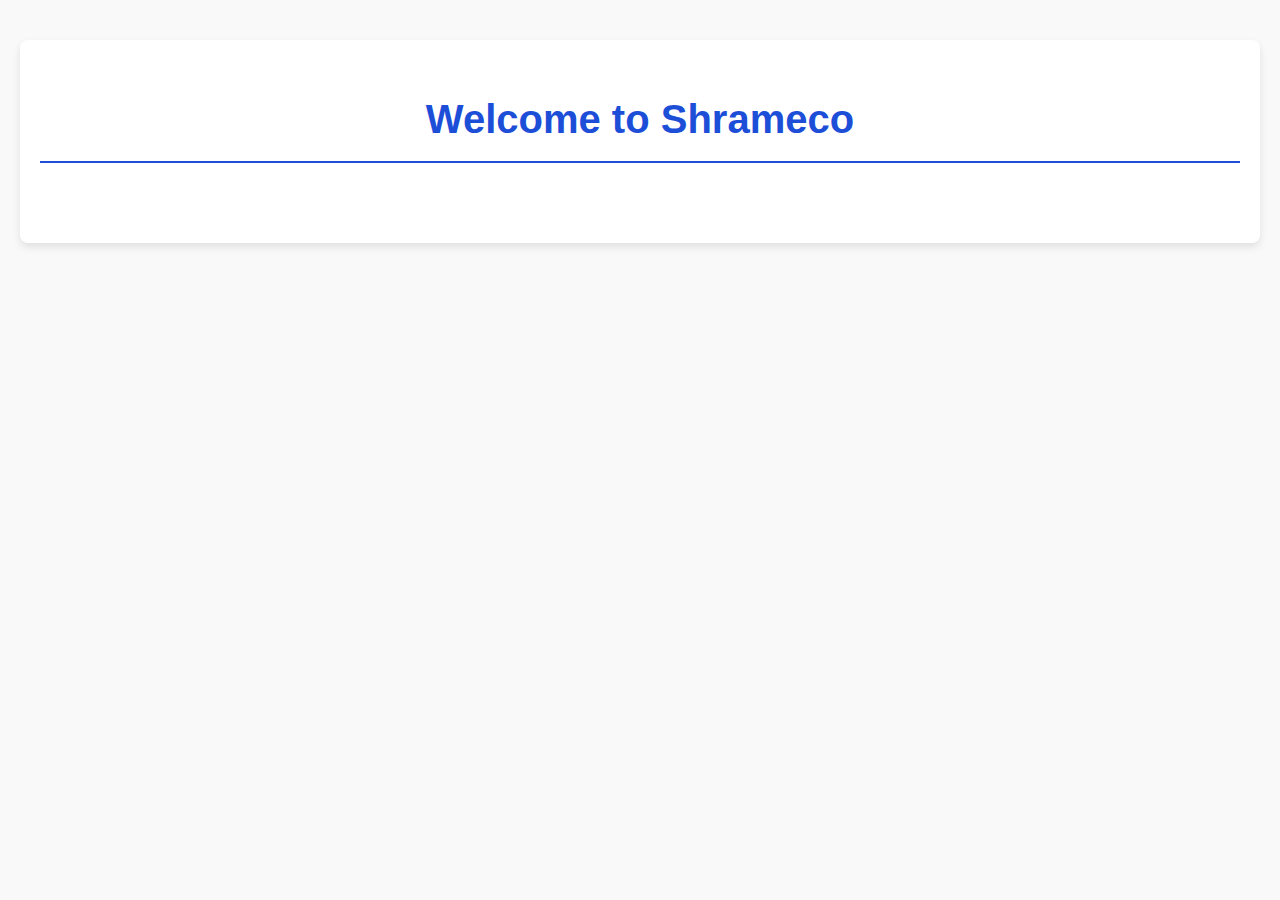
<file: index.html>
<!DOCTYPE html>
<html lang="en">
  <head>
    <meta charset="UTF-8" />
    <meta name="viewport" content="width=device-width, initial-scale=1.0" />
    <title>Terms & Conditions | Shrameco</title>
    <link rel="stylesheet" href="index.css" />
  </head>
  <body>
    <div class="container">
      <header>
        <h1>Welcome to Shrameco</h1>
      </header>
    </div>
  </body>
</html>
</file>
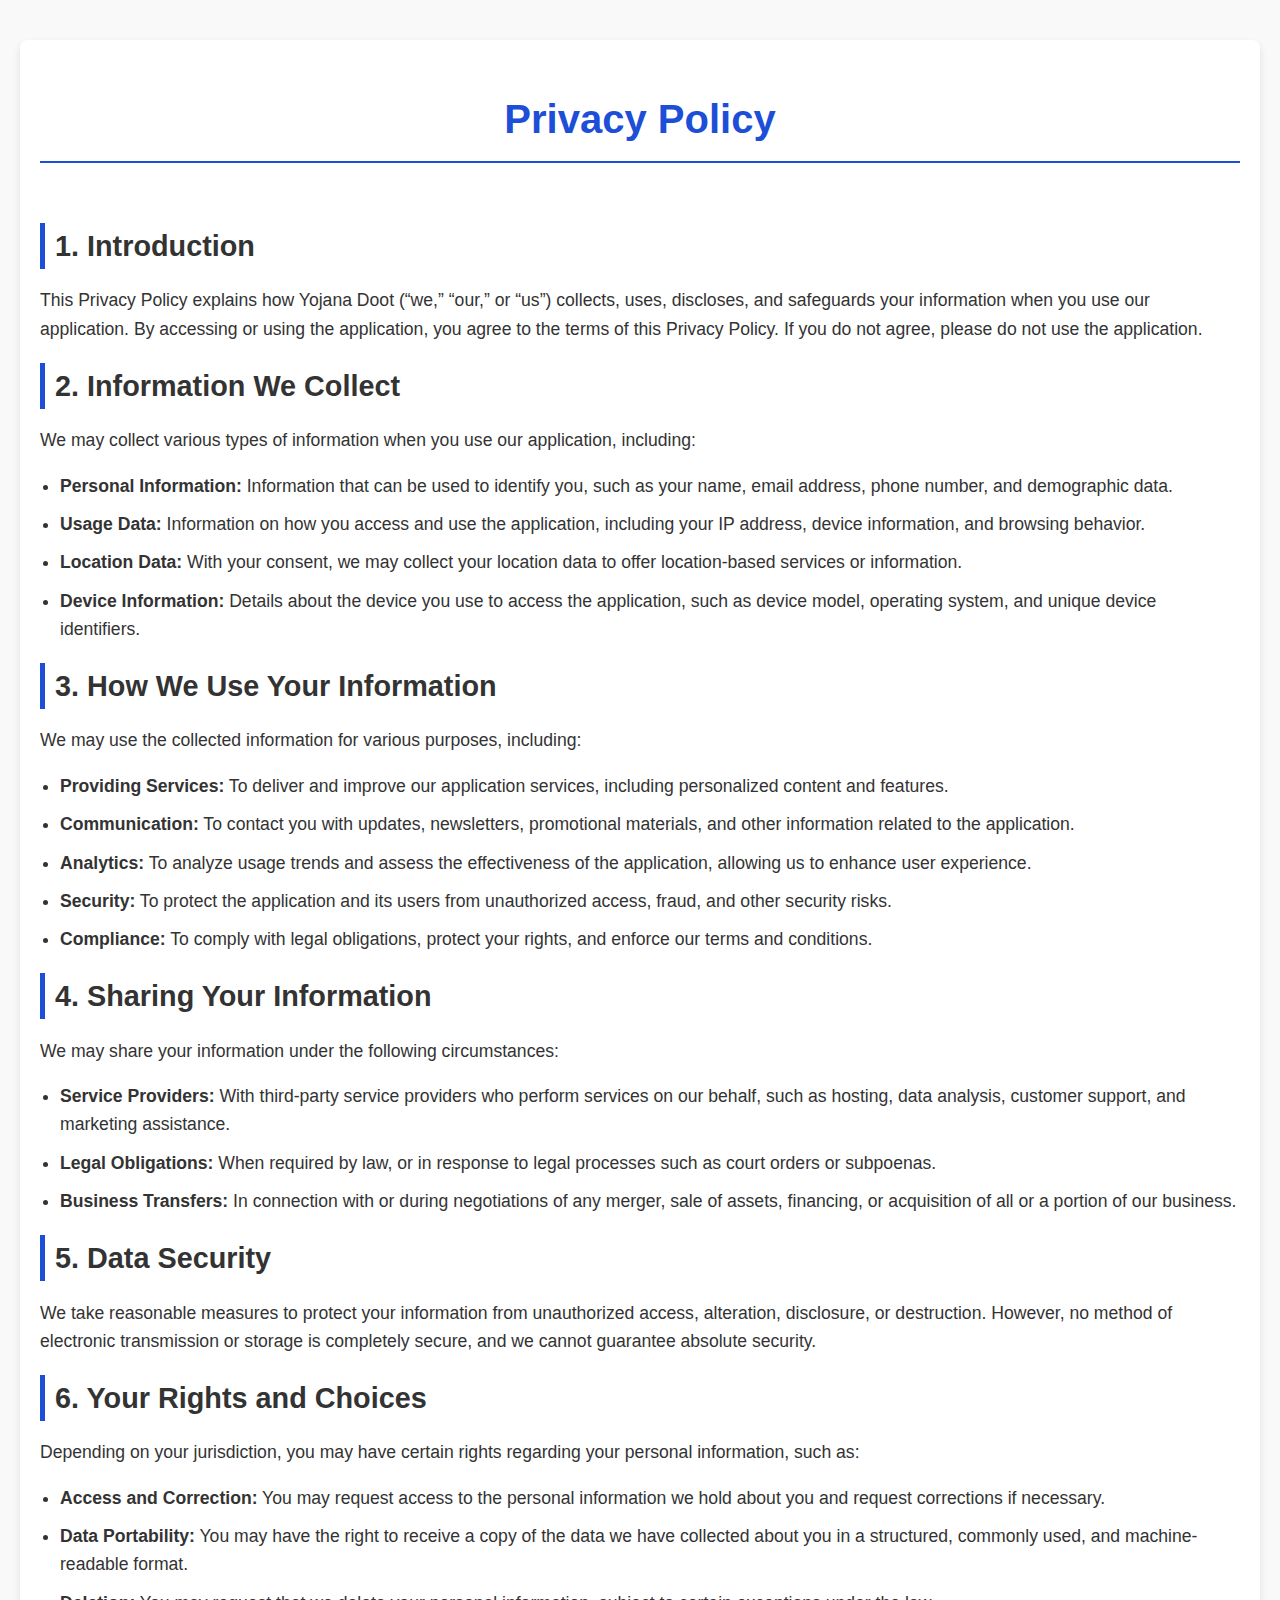
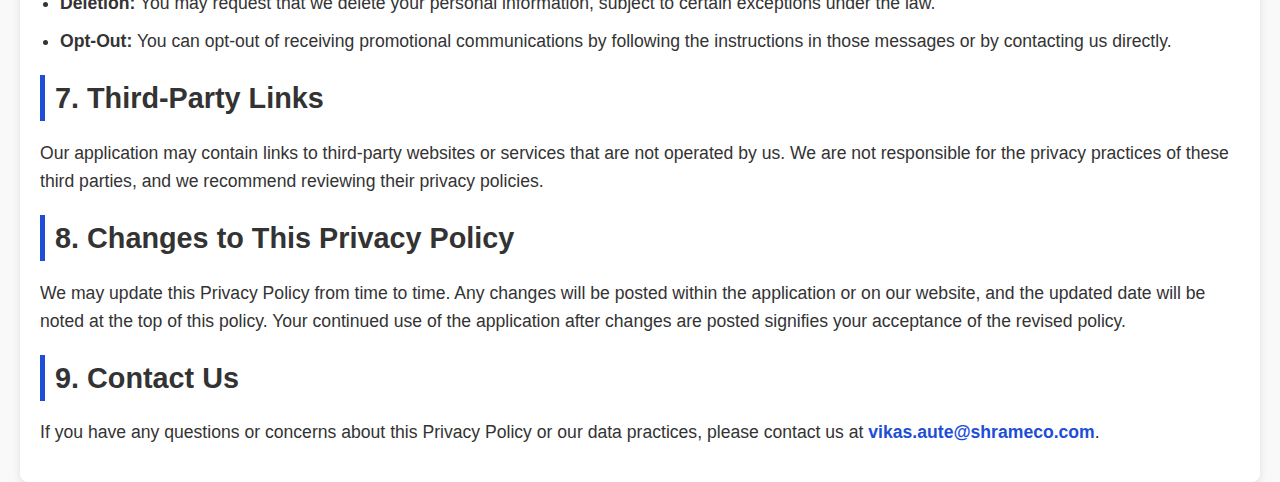
<file: privacy.html>
<!DOCTYPE html>
<html lang="en">
  <head>
    <meta charset="UTF-8" />
    <meta name="viewport" content="width=device-width, initial-scale=1.0" />
    <meta http-equiv="X-UA-Compatible" content="ie=edge" />
    <title>Privacy Policy - Yojana Doot</title>
    <link rel="stylesheet" href="index.css" />
  </head>
  <body>
    <div class="container">
      <h1>Privacy Policy</h1>

      <h2>1. Introduction</h2>
      <p>
        This Privacy Policy explains how Yojana Doot (“we,” “our,” or “us”)
        collects, uses, discloses, and safeguards your information when you use
        our application. By accessing or using the application, you agree to the
        terms of this Privacy Policy. If you do not agree, please do not use the
        application.
      </p>

      <h2>2. Information We Collect</h2>
      <p>
        We may collect various types of information when you use our
        application, including:
      </p>
      <ul>
        <li>
          <strong>Personal Information:</strong> Information that can be used to
          identify you, such as your name, email address, phone number, and
          demographic data.
        </li>
        <li>
          <strong>Usage Data:</strong> Information on how you access and use the
          application, including your IP address, device information, and
          browsing behavior.
        </li>
        <li>
          <strong>Location Data:</strong> With your consent, we may collect your
          location data to offer location-based services or information.
        </li>
        <li>
          <strong>Device Information:</strong> Details about the device you use
          to access the application, such as device model, operating system, and
          unique device identifiers.
        </li>
      </ul>

      <h2>3. How We Use Your Information</h2>
      <p>
        We may use the collected information for various purposes, including:
      </p>
      <ul>
        <li>
          <strong>Providing Services:</strong> To deliver and improve our
          application services, including personalized content and features.
        </li>
        <li>
          <strong>Communication:</strong> To contact you with updates,
          newsletters, promotional materials, and other information related to
          the application.
        </li>
        <li>
          <strong>Analytics:</strong> To analyze usage trends and assess the
          effectiveness of the application, allowing us to enhance user
          experience.
        </li>
        <li>
          <strong>Security:</strong> To protect the application and its users
          from unauthorized access, fraud, and other security risks.
        </li>
        <li>
          <strong>Compliance:</strong> To comply with legal obligations, protect
          your rights, and enforce our terms and conditions.
        </li>
      </ul>

      <h2>4. Sharing Your Information</h2>
      <p>We may share your information under the following circumstances:</p>
      <ul>
        <li>
          <strong>Service Providers:</strong> With third-party service providers
          who perform services on our behalf, such as hosting, data analysis,
          customer support, and marketing assistance.
        </li>
        <li>
          <strong>Legal Obligations:</strong> When required by law, or in
          response to legal processes such as court orders or subpoenas.
        </li>
        <li>
          <strong>Business Transfers:</strong> In connection with or during
          negotiations of any merger, sale of assets, financing, or acquisition
          of all or a portion of our business.
        </li>
      </ul>

      <h2>5. Data Security</h2>
      <p>
        We take reasonable measures to protect your information from
        unauthorized access, alteration, disclosure, or destruction. However, no
        method of electronic transmission or storage is completely secure, and
        we cannot guarantee absolute security.
      </p>

      <h2>6. Your Rights and Choices</h2>
      <p>
        Depending on your jurisdiction, you may have certain rights regarding
        your personal information, such as:
      </p>
      <ul>
        <li>
          <strong>Access and Correction:</strong> You may request access to the
          personal information we hold about you and request corrections if
          necessary.
        </li>
        <li>
          <strong>Data Portability:</strong> You may have the right to receive a
          copy of the data we have collected about you in a structured, commonly
          used, and machine-readable format.
        </li>
        <li>
          <strong>Deletion:</strong> You may request that we delete your
          personal information, subject to certain exceptions under the law.
        </li>
        <li>
          <strong>Opt-Out:</strong> You can opt-out of receiving promotional
          communications by following the instructions in those messages or by
          contacting us directly.
        </li>
      </ul>

      <h2>7. Third-Party Links</h2>
      <p>
        Our application may contain links to third-party websites or services
        that are not operated by us. We are not responsible for the privacy
        practices of these third parties, and we recommend reviewing their
        privacy policies.
      </p>

      <h2>8. Changes to This Privacy Policy</h2>
      <p>
        We may update this Privacy Policy from time to time. Any changes will be
        posted within the application or on our website, and the updated date
        will be noted at the top of this policy. Your continued use of the
        application after changes are posted signifies your acceptance of the
        revised policy.
      </p>

      <h2>9. Contact Us</h2>
      <p>
        If you have any questions or concerns about this Privacy Policy or our
        data practices, please contact us at
        <a href="mailto:vikas.aute@shrameco.com">vikas.aute@shrameco.com</a>.
      </p>
    </div>
  </body>
</html>
</file>
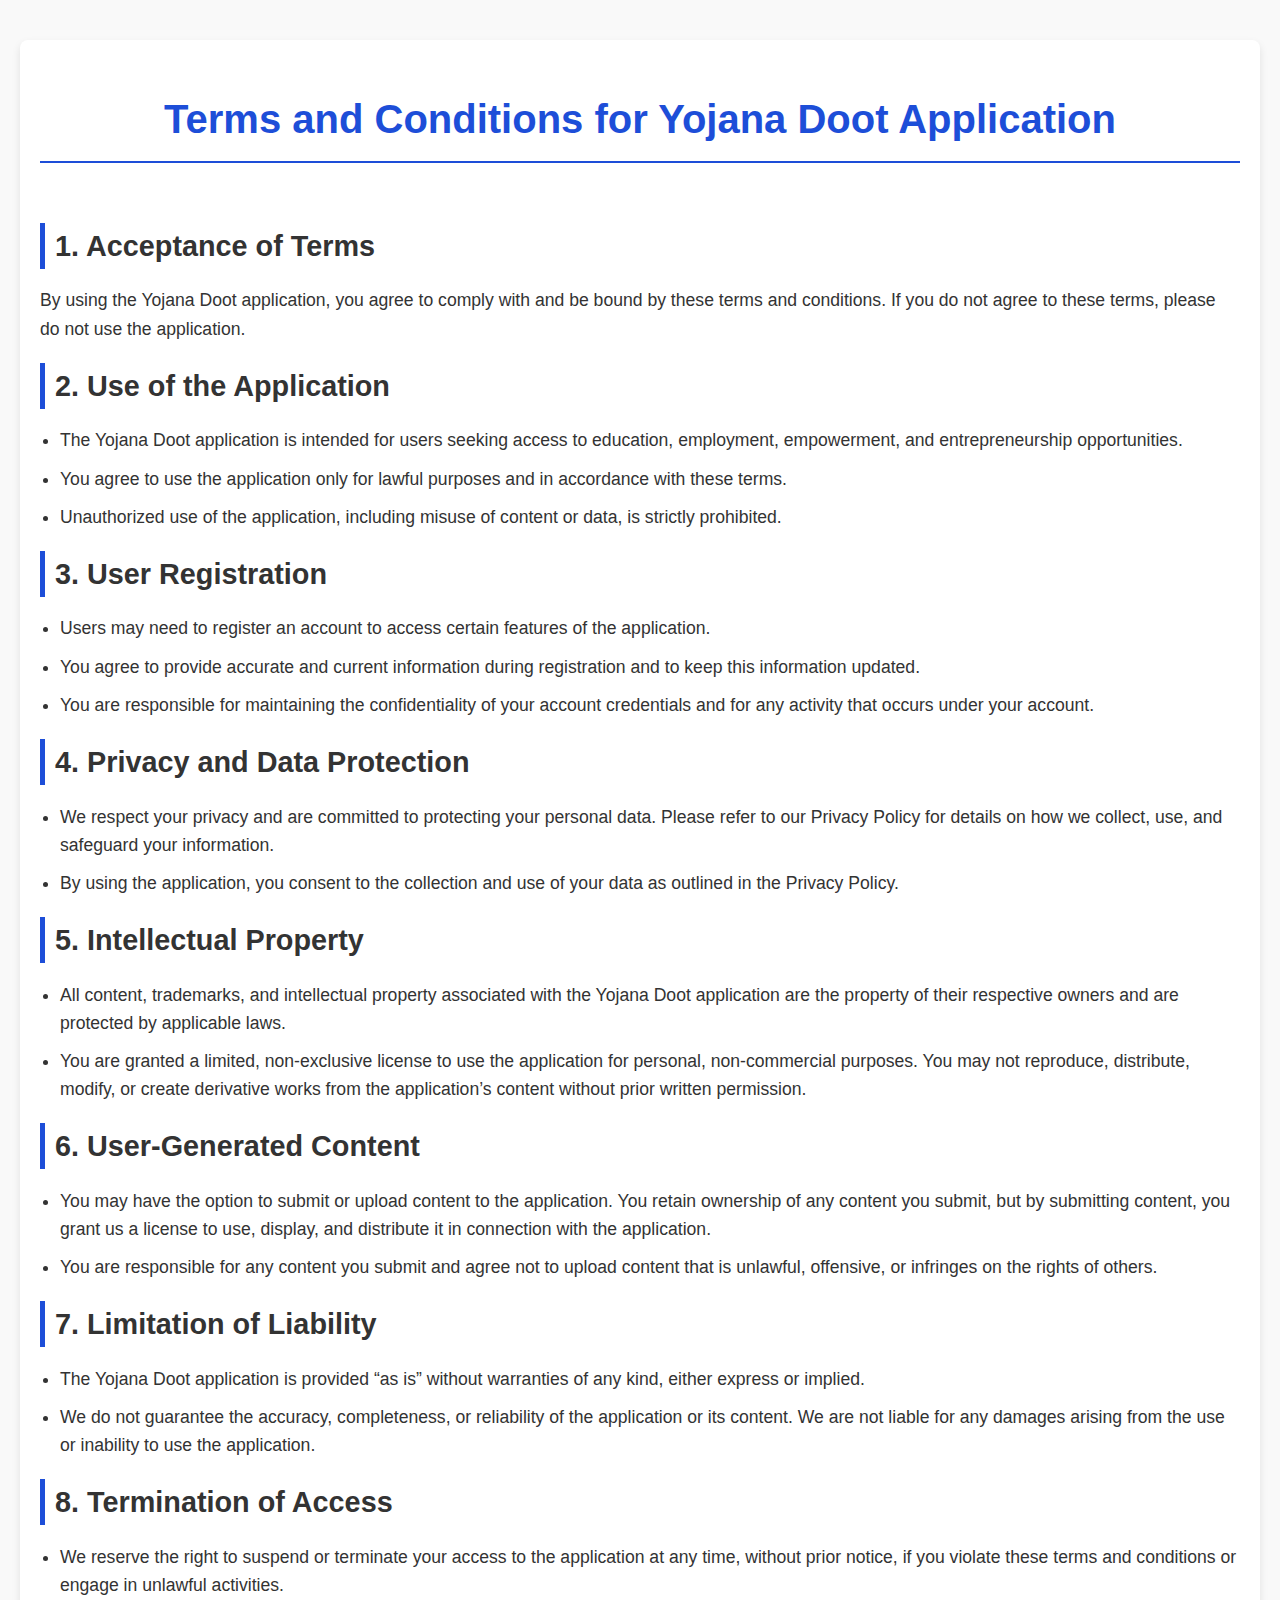
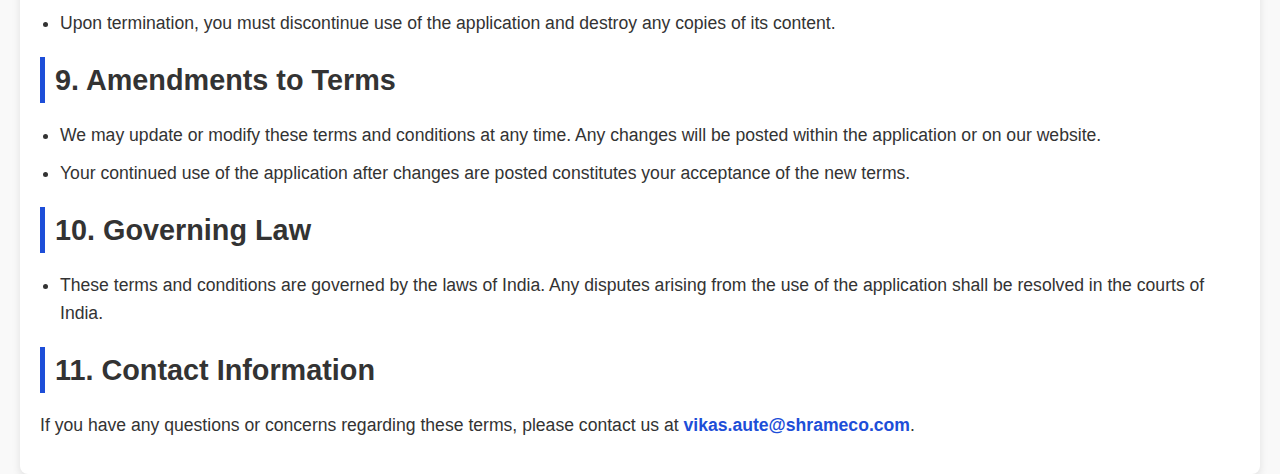
<file: terms.html>
<!DOCTYPE html>
<html lang="en">
  <head>
    <meta charset="UTF-8" />
    <meta name="viewport" content="width=device-width, initial-scale=1.0" />
    <meta http-equiv="X-UA-Compatible" content="ie=edge" />
    <title>Terms and Conditions - Yojana Doot Application</title>
    <!-- Link to your CSS file -->
    <link rel="stylesheet" href="index.css" />
  </head>
  <body>
    <div class="container">
      <h1>Terms and Conditions for Yojana Doot Application</h1>

      <h2>1. Acceptance of Terms</h2>
      <p>
        By using the Yojana Doot application, you agree to comply with and be
        bound by these terms and conditions. If you do not agree to these terms,
        please do not use the application.
      </p>

      <h2>2. Use of the Application</h2>
      <ul>
        <li>
          The Yojana Doot application is intended for users seeking access to
          education, employment, empowerment, and entrepreneurship
          opportunities.
        </li>
        <li>
          You agree to use the application only for lawful purposes and in
          accordance with these terms.
        </li>
        <li>
          Unauthorized use of the application, including misuse of content or
          data, is strictly prohibited.
        </li>
      </ul>

      <h2>3. User Registration</h2>
      <ul>
        <li>
          Users may need to register an account to access certain features of
          the application.
        </li>
        <li>
          You agree to provide accurate and current information during
          registration and to keep this information updated.
        </li>
        <li>
          You are responsible for maintaining the confidentiality of your
          account credentials and for any activity that occurs under your
          account.
        </li>
      </ul>

      <h2>4. Privacy and Data Protection</h2>
      <ul>
        <li>
          We respect your privacy and are committed to protecting your personal
          data. Please refer to our Privacy Policy for details on how we
          collect, use, and safeguard your information.
        </li>
        <li>
          By using the application, you consent to the collection and use of
          your data as outlined in the Privacy Policy.
        </li>
      </ul>

      <h2>5. Intellectual Property</h2>
      <ul>
        <li>
          All content, trademarks, and intellectual property associated with the
          Yojana Doot application are the property of their respective owners
          and are protected by applicable laws.
        </li>
        <li>
          You are granted a limited, non-exclusive license to use the
          application for personal, non-commercial purposes. You may not
          reproduce, distribute, modify, or create derivative works from the
          application’s content without prior written permission.
        </li>
      </ul>

      <h2>6. User-Generated Content</h2>
      <ul>
        <li>
          You may have the option to submit or upload content to the
          application. You retain ownership of any content you submit, but by
          submitting content, you grant us a license to use, display, and
          distribute it in connection with the application.
        </li>
        <li>
          You are responsible for any content you submit and agree not to upload
          content that is unlawful, offensive, or infringes on the rights of
          others.
        </li>
      </ul>

      <h2>7. Limitation of Liability</h2>
      <ul>
        <li>
          The Yojana Doot application is provided “as is” without warranties of
          any kind, either express or implied.
        </li>
        <li>
          We do not guarantee the accuracy, completeness, or reliability of the
          application or its content. We are not liable for any damages arising
          from the use or inability to use the application.
        </li>
      </ul>

      <h2>8. Termination of Access</h2>
      <ul>
        <li>
          We reserve the right to suspend or terminate your access to the
          application at any time, without prior notice, if you violate these
          terms and conditions or engage in unlawful activities.
        </li>
        <li>
          Upon termination, you must discontinue use of the application and
          destroy any copies of its content.
        </li>
      </ul>

      <h2>9. Amendments to Terms</h2>
      <ul>
        <li>
          We may update or modify these terms and conditions at any time. Any
          changes will be posted within the application or on our website.
        </li>
        <li>
          Your continued use of the application after changes are posted
          constitutes your acceptance of the new terms.
        </li>
      </ul>

      <h2>10. Governing Law</h2>
      <ul>
        <li>
          These terms and conditions are governed by the laws of India. Any
          disputes arising from the use of the application shall be resolved in
          the courts of India.
        </li>
      </ul>

      <h2>11. Contact Information</h2>
      <p>
        If you have any questions or concerns regarding these terms, please
        contact us at
        <a href="mailto:vikas.aute@shrameco.com">vikas.aute@shrameco.com</a>.
      </p>
    </div>
  </body>
</html>
</file>
<file: index.css>
/* Base styling for the page */
body {
  font-family: "Arial", sans-serif;
  margin: 0;
  padding: 0;
  background-color: #f9f9f9;
  color: #333;
  line-height: 1.6;
}

.container {
  max-width: 1200px;
  margin: 0 auto;
  padding: 20px;
  background-color: #fff;
  box-shadow: 0 4px 8px rgba(0, 0, 0, 0.1);
  border-radius: 8px;
  margin-top: 40px;
}

/* Headings */
h1 {
  color: #1d4ed8;
  text-align: center;
  font-size: 2.5em;
  margin-bottom: 1.5em;
  border-bottom: 2px solid #1d4ed8;
  padding-bottom: 10px;
}

h2 {
  color: #333;
  font-size: 1.8em;
  margin-top: 20px;
  margin-bottom: 10px;
  border-left: 5px solid #1d4ed8;
  padding-left: 10px;
}

/* Paragraphs and lists */
p,
ul {
  font-size: 1.1em;
  margin-bottom: 15px;
}

ul {
  padding-left: 20px;
}

li {
  margin-bottom: 10px;
}

/* Links */
a {
  color: #1d4ed8;
  text-decoration: none;
  font-weight: bold;
}

a:hover {
  text-decoration: underline;
}

/* Mobile Responsiveness */
@media only screen and (max-width: 768px) {
  .container {
    padding: 15px;
    margin-top: 20px;
  }

  h1 {
    font-size: 2em;
  }

  h2 {
    font-size: 1.5em;
  }

  p,
  ul {
    font-size: 1em;
  }
}

/* Tablet Responsiveness */
@media only screen and (max-width: 1024px) {
  .container {
    padding: 20px;
  }

  h1 {
    font-size: 2.2em;
  }

  h2 {
    font-size: 1.7em;
  }

  p,
  ul {
    font-size: 1.05em;
  }
}

/* General Styling for Buttons (if needed) */
button {
  background-color: #1d4ed8;
  color: white;
  padding: 10px 20px;
  border: none;
  border-radius: 5px;
  cursor: pointer;
}

button:hover {
  background-color: #45a049;
}
</file>
